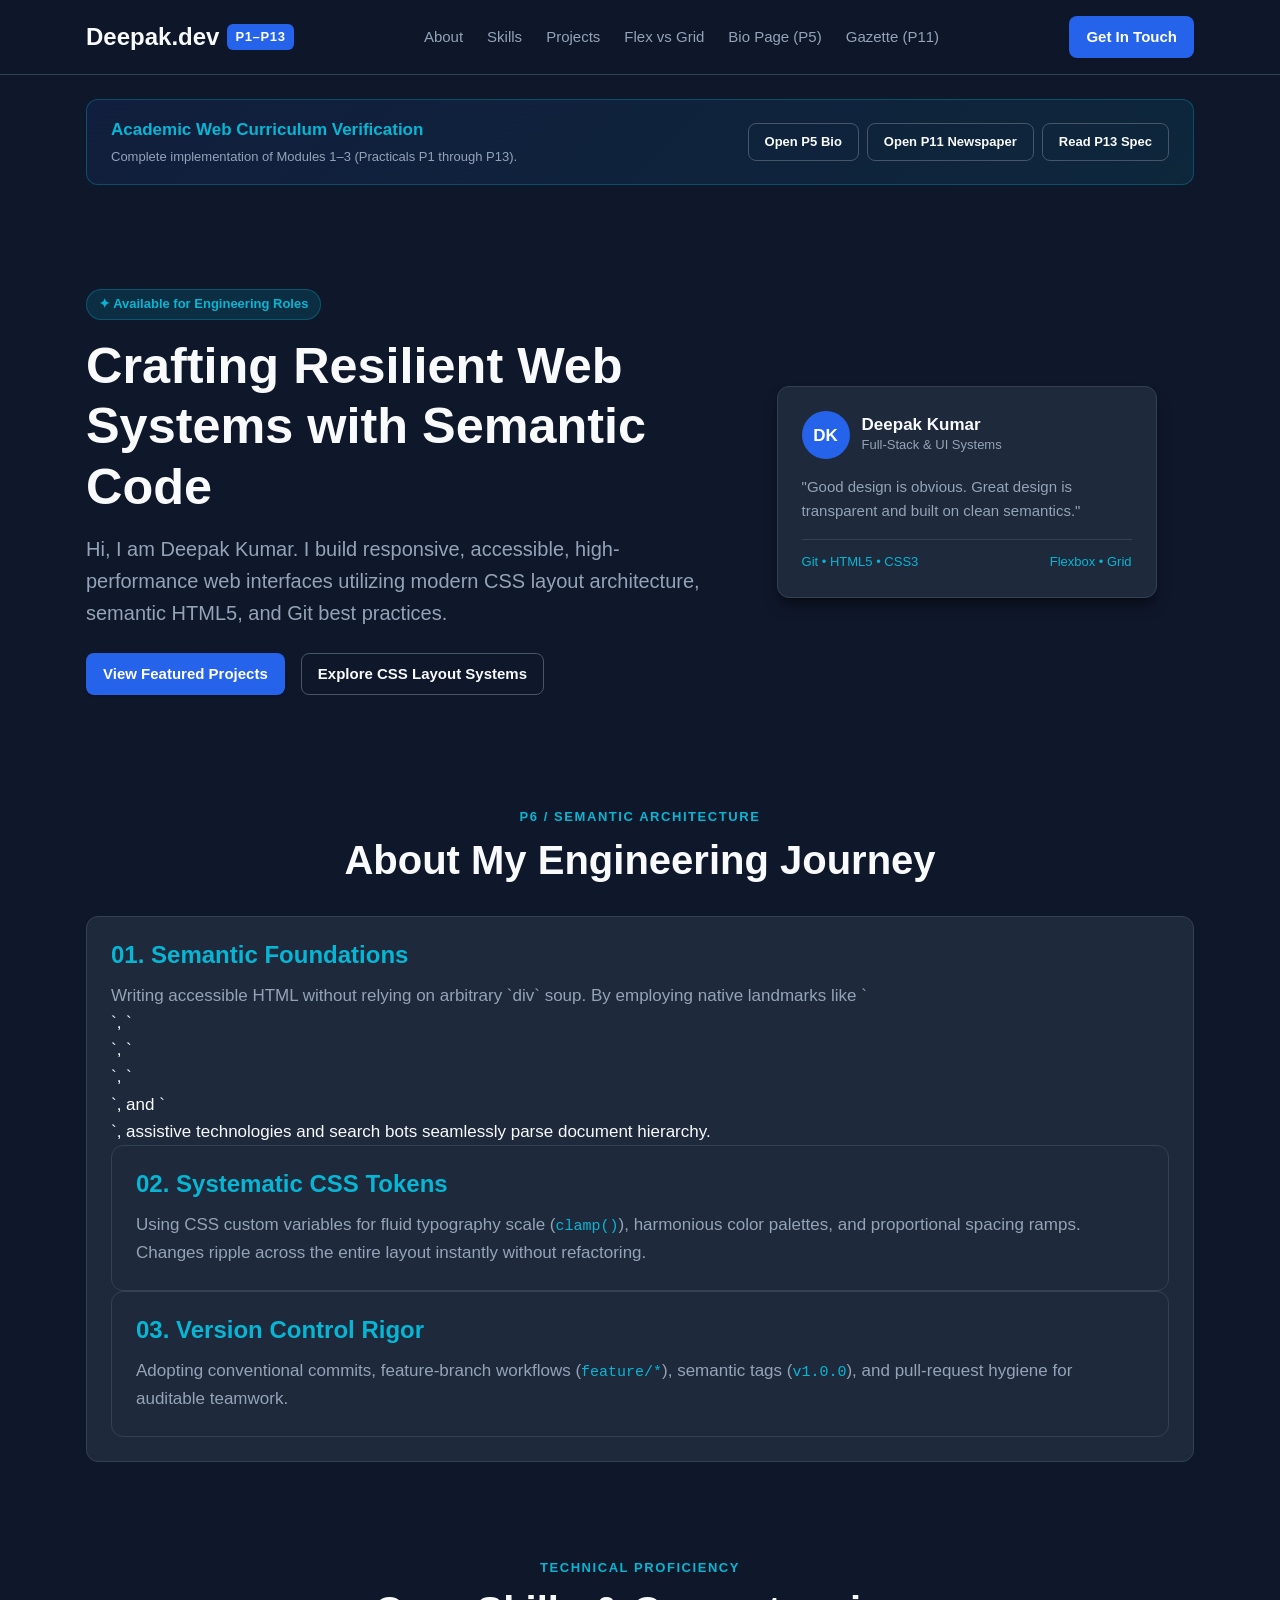
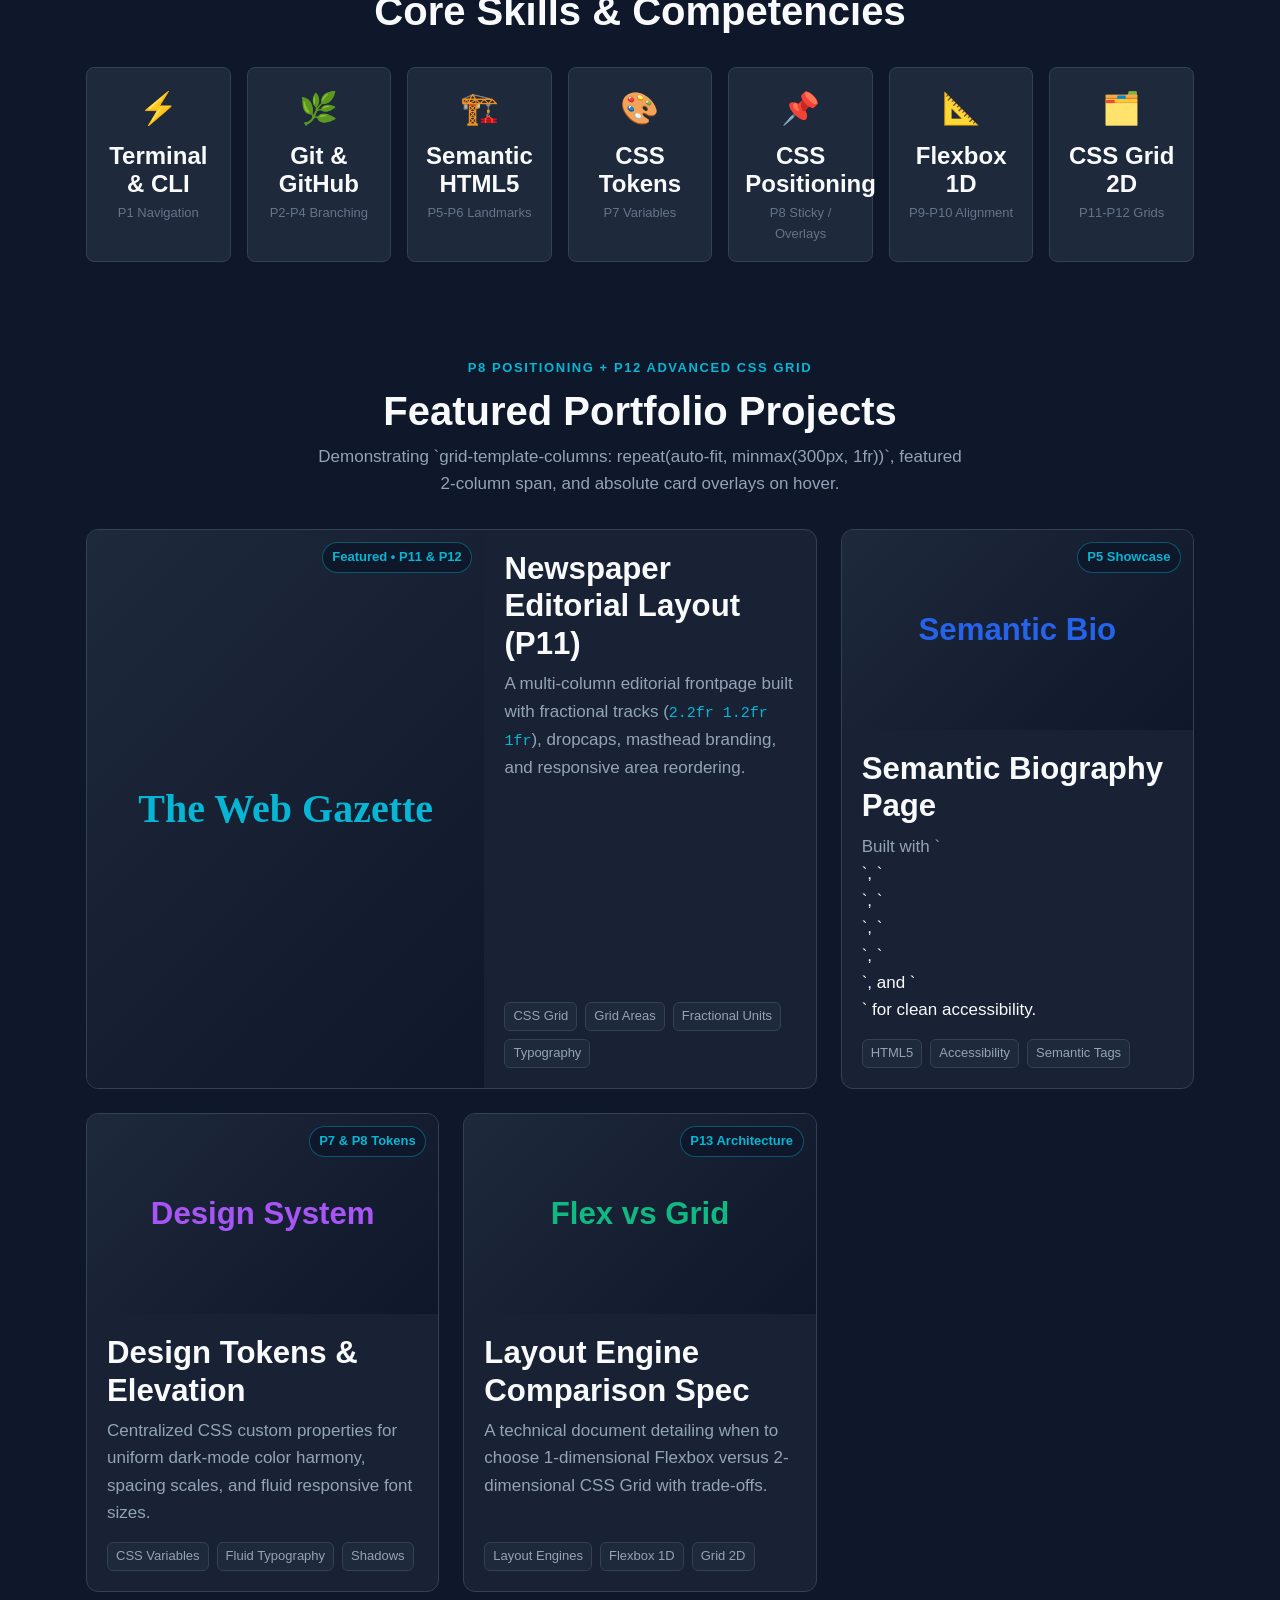
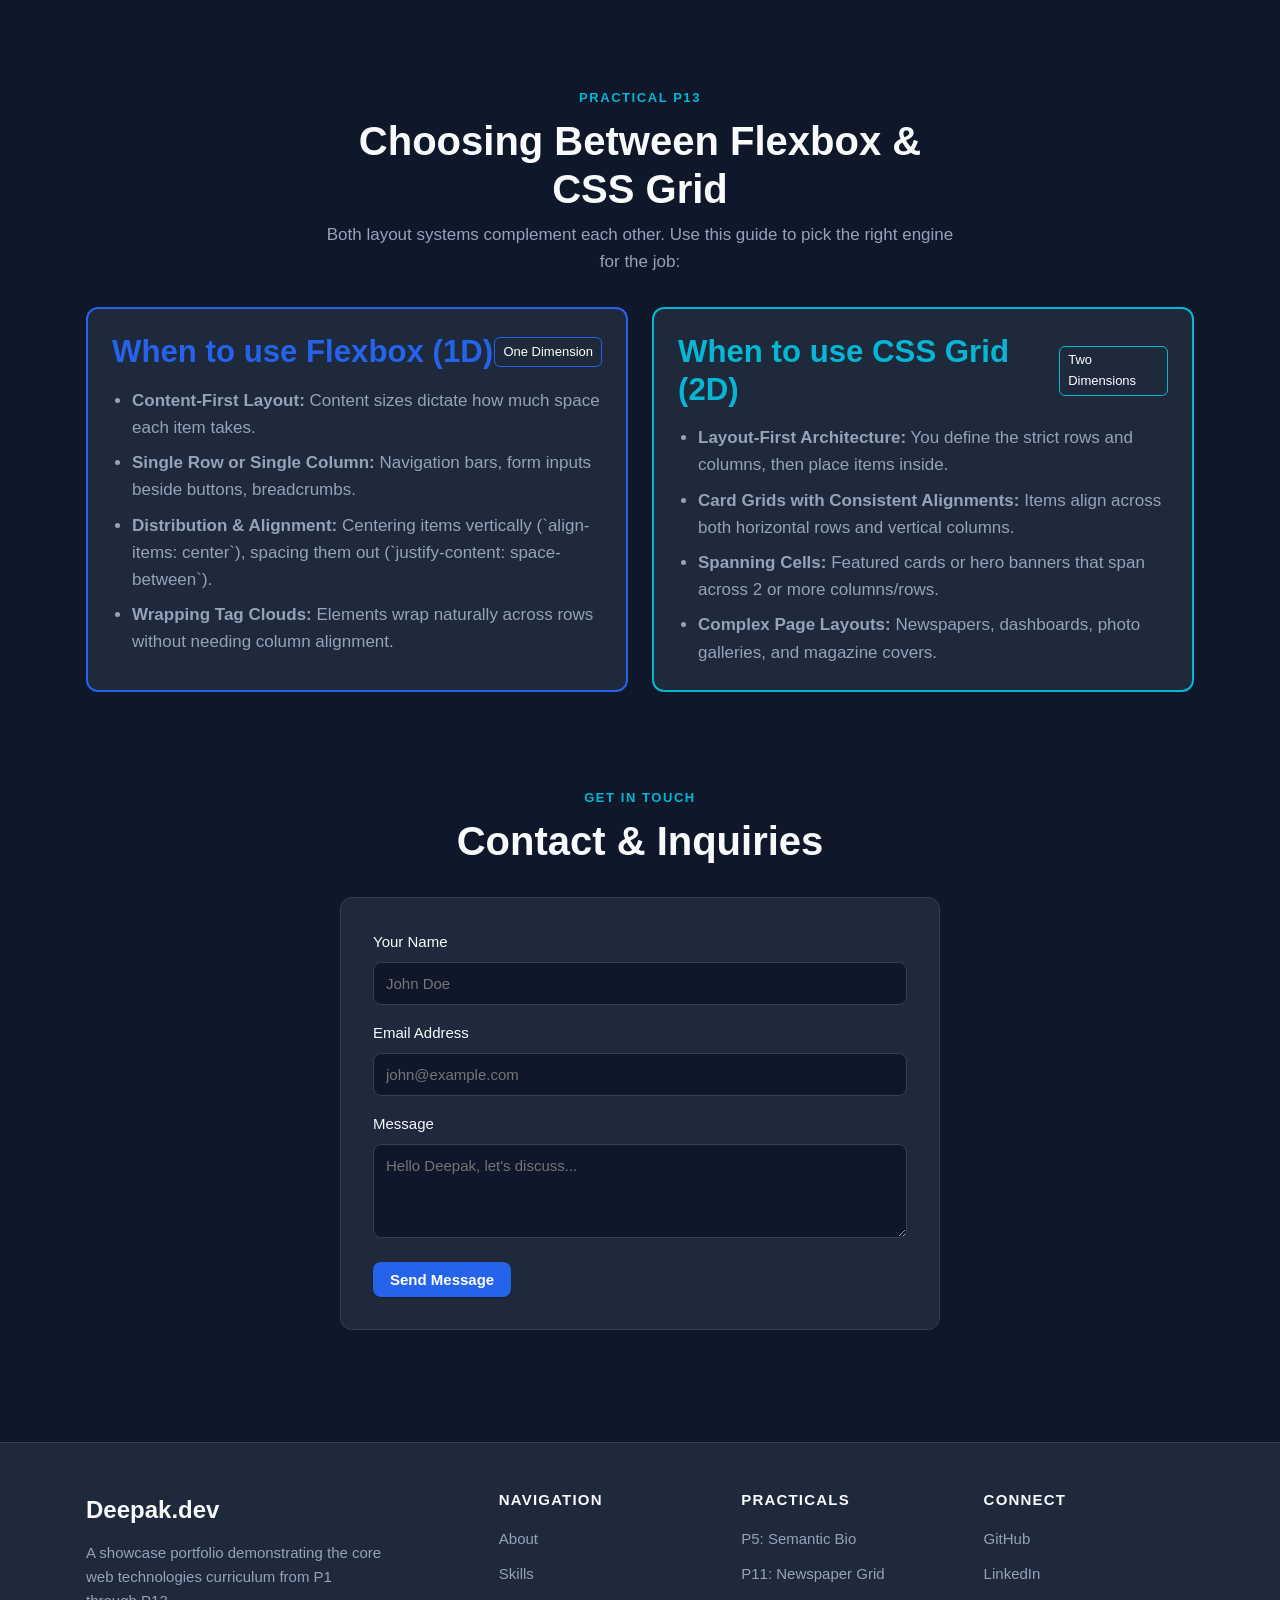
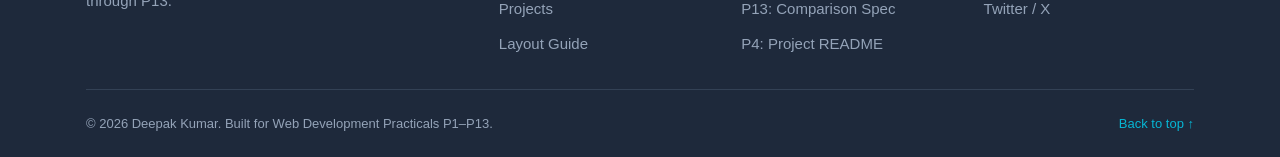
<file: index.html>
<!DOCTYPE html>
<html lang="en">
<head>
  <meta charset="UTF-8">
  <meta name="viewport" content="width=device-width, initial-scale=1.0">
  <meta name="description" content="Deepak Kumar - Full-Stack Developer Portfolio showcasing Practicals P1 to P13">
  <title>Deepak Kumar | Developer Portfolio (P1–P13)</title>
  
  <!-- CSS Stylesheets -->
  <link rel="stylesheet" href="styles/tokens.css">
  <link rel="stylesheet" href="styles/base.css">
  <link rel="stylesheet" href="styles/layout.css">
  <link rel="stylesheet" href="styles/grid.css">
  
  <style>
    /* Section headers & accent badges */
    .section-title-wrap {
      text-align: center;
      max-width: 650px;
      margin-inline: auto;
      margin-bottom: var(--space-8);
    }
    .section-subtitle {
      color: var(--color-accent);
      text-transform: uppercase;
      font-size: var(--text-xs);
      letter-spacing: 0.12em;
      font-weight: var(--font-weight-semibold);
      margin-bottom: var(--space-2);
    }
    .contact-form {
      max-width: 600px;
      margin-inline: auto;
      background: var(--color-surface);
      border: 1px solid var(--color-border);
      padding: var(--space-8);
      border-radius: var(--radius-lg);
      display: flex;
      flex-direction: column;
      gap: var(--space-4);
    }
    .form-group {
      display: flex;
      flex-direction: column;
      gap: var(--space-2);
    }
    .form-group label {
      font-size: var(--text-sm);
      font-weight: var(--font-weight-medium);
      color: var(--color-text-main);
    }
    .form-control {
      width: 100%;
      background: var(--color-bg);
      border: 1px solid var(--color-border);
      border-radius: var(--radius-md);
      padding: var(--space-3);
      color: var(--color-text-main);
      font-family: inherit;
      font-size: var(--text-sm);
      outline: none;
      transition: border-color var(--transition-fast);
    }
    .form-control:focus {
      border-color: var(--color-accent);
      box-shadow: 0 0 0 2px rgba(6, 182, 212, 0.2);
    }
    .curriculum-banner {
      background: linear-gradient(135deg, rgba(37, 99, 235, 0.1), rgba(6, 182, 212, 0.1));
      border: 1px solid rgba(6, 182, 212, 0.3);
      padding: var(--space-4) var(--space-6);
      border-radius: var(--radius-lg);
      margin-bottom: var(--space-10);
      display: flex;
      align-items: center;
      justify-content: space-between;
      flex-wrap: wrap;
      gap: var(--space-4);
    }
  </style>
</head>
<body>

  <!-- ========================================================================
       P8, P9, P10: Sticky Header & Advanced Flexbox Navigation
       ======================================================================== -->
  <header class="site-header">
    <div class="container navbar">
      <!-- Brand Logo / ID -->
      <a href="index.html" class="brand-logo" aria-label="Portfolio Home">
        <span>Deepak.dev</span>
        <span class="brand-badge">P1–P13</span>
      </a>

      <!-- Responsive Navigation Links (Flexbox) -->
      <nav aria-label="Primary Navigation">
        <ul class="nav-menu">
          <li><a href="#about" class="nav-link">About</a></li>
          <li><a href="#skills" class="nav-link">Skills</a></li>
          <li><a href="#projects" class="nav-link">Projects</a></li>
          <li><a href="#comparison" class="nav-link">Flex vs Grid</a></li>
          <li><a href="bio.html" class="nav-link" title="P5 Semantic Bio">Bio Page (P5)</a></li>
          <li><a href="newspaper.html" class="nav-link" title="P11 Newspaper Grid">Gazette (P11)</a></li>
        </ul>
      </nav>

      <!-- Header CTA -->
      <a href="#contact" class="btn btn-primary">Get In Touch</a>
    </div>
  </header>

  <!-- ========================================================================
       P6: Full Semantic Structure - Main Landmark
       ======================================================================== -->
  <main class="container">

    <!-- Practical Curriculum Badge Bar -->
    <aside class="curriculum-banner" style="margin-top: var(--space-6);">
      <div>
        <strong style="color: var(--color-accent);">Academic Web Curriculum Verification</strong>
        <p style="font-size: var(--text-xs); margin-top: var(--space-1);">
          Complete implementation of Modules 1–3 (Practicals P1 through P13).
        </p>
      </div>
      <div style="display: flex; gap: var(--space-2); flex-wrap: wrap;">
        <a href="bio.html" class="btn btn-outline" style="font-size: var(--text-xs);">Open P5 Bio</a>
        <a href="newspaper.html" class="btn btn-outline" style="font-size: var(--text-xs);">Open P11 Newspaper</a>
        <a href="LAYOUT-COMPARISON.md" class="btn btn-outline" style="font-size: var(--text-xs);">Read P13 Spec</a>
      </div>
    </aside>

    <!-- ======================================================================
         Hero Section: Flexbox Two-Column Flow
         ====================================================================== -->
    <section class="hero" id="hero" aria-labelledby="hero-heading">
      <div class="hero-content">
        <span class="hero-badge">✦ Available for Engineering Roles</span>
        <h1 id="hero-heading">Crafting Resilient Web Systems with Semantic Code</h1>
        <p style="margin-top: var(--space-4); font-size: var(--text-lg);">
          Hi, I am Deepak Kumar. I build responsive, accessible, high-performance web interfaces utilizing modern CSS layout architecture, semantic HTML5, and Git best practices.
        </p>
        
        <div class="hero-actions">
          <a href="#projects" class="btn btn-primary">View Featured Projects</a>
          <a href="#comparison" class="btn btn-outline">Explore CSS Layout Systems</a>
        </div>
      </div>

      <!-- Hero Visual Card with subtle glassmorphic styling -->
      <div class="hero-visual">
        <div class="hero-card">
          <div style="display: flex; align-items: center; gap: var(--space-3); margin-bottom: var(--space-4);">
            <div style="width: 48px; height: 48px; border-radius: var(--radius-full); background: var(--color-primary); display: flex; align-items: center; justify-content: center; font-weight: bold; color: white;">DK</div>
            <div>
              <h3 style="font-size: var(--text-base);">Deepak Kumar</h3>
              <p style="font-size: var(--text-xs);">Full-Stack &amp; UI Systems</p>
            </div>
          </div>
          <p style="font-size: var(--text-sm); color: var(--color-text-muted);">
            "Good design is obvious. Great design is transparent and built on clean semantics."
          </p>
          <div style="margin-top: var(--space-4); padding-top: var(--space-3); border-top: 1px solid var(--color-border); display: flex; justify-content: space-between; font-size: var(--text-xs); color: var(--color-accent);">
            <span>Git • HTML5 • CSS3</span>
            <span>Flexbox • Grid</span>
          </div>
        </div>
      </div>
    </section>

    <!-- ======================================================================
         About Section (Semantic Section & Article)
         ====================================================================== -->
    <section id="about" style="padding-block: var(--space-12);" aria-labelledby="about-heading">
      <div class="section-title-wrap">
        <p class="section-subtitle">P6 / Semantic Architecture</p>
        <h2 id="about-heading">About My Engineering Journey</h2>
      </div>

      <div style="display: grid; grid-template-columns: repeat(auto-fit, minmax(300px, 1fr)); gap: var(--space-6);">
        <article style="background: var(--color-surface); padding: var(--space-6); border-radius: var(--radius-lg); border: 1px solid var(--color-border);">
          <h3 style="font-size: var(--text-xl); margin-bottom: var(--space-3); color: var(--color-accent);">01. Semantic Foundations</h3>
          <p>
            Writing accessible HTML without relying on arbitrary `div` soup. By employing native landmarks like `<header>`, `<nav>`, `<main>`, `<article>`, and `<footer>`, assistive technologies and search bots seamlessly parse document hierarchy.
          </p>
        </article>

        <article style="background: var(--color-surface); padding: var(--space-6); border-radius: var(--radius-lg); border: 1px solid var(--color-border);">
          <h3 style="font-size: var(--text-xl); margin-bottom: var(--space-3); color: var(--color-accent);">02. Systematic CSS Tokens</h3>
          <p>
            Using CSS custom variables for fluid typography scale (<code style="color: var(--color-accent);">clamp()</code>), harmonious color palettes, and proportional spacing ramps. Changes ripple across the entire layout instantly without refactoring.
          </p>
        </article>

        <article style="background: var(--color-surface); padding: var(--space-6); border-radius: var(--radius-lg); border: 1px solid var(--color-border);">
          <h3 style="font-size: var(--text-xl); margin-bottom: var(--space-3); color: var(--color-accent);">03. Version Control Rigor</h3>
          <p>
            Adopting conventional commits, feature-branch workflows (<code style="color: var(--color-accent);">feature/*</code>), semantic tags (<code style="color: var(--color-accent);">v1.0.0</code>), and pull-request hygiene for auditable teamwork.
          </p>
        </article>
      </div>
    </section>

    <!-- ======================================================================
         Skills Section: Flexbox & Grid Showcase
         ====================================================================== -->
    <section id="skills" style="padding-block: var(--space-12);" aria-labelledby="skills-heading">
      <div class="section-title-wrap">
        <p class="section-subtitle">Technical Proficiency</p>
        <h2 id="skills-heading">Core Skills &amp; Competencies</h2>
      </div>

      <div class="skills-grid">
        <div class="skill-card">
          <div class="skill-icon">⚡</div>
          <h4>Terminal &amp; CLI</h4>
          <p style="font-size: var(--text-xs); color: var(--color-text-subtle); margin-top: var(--space-1);">P1 Navigation</p>
        </div>
        <div class="skill-card">
          <div class="skill-icon">🌿</div>
          <h4>Git &amp; GitHub</h4>
          <p style="font-size: var(--text-xs); color: var(--color-text-subtle); margin-top: var(--space-1);">P2-P4 Branching</p>
        </div>
        <div class="skill-card">
          <div class="skill-icon">🏗️</div>
          <h4>Semantic HTML5</h4>
          <p style="font-size: var(--text-xs); color: var(--color-text-subtle); margin-top: var(--space-1);">P5-P6 Landmarks</p>
        </div>
        <div class="skill-card">
          <div class="skill-icon">🎨</div>
          <h4>CSS Tokens</h4>
          <p style="font-size: var(--text-xs); color: var(--color-text-subtle); margin-top: var(--space-1);">P7 Variables</p>
        </div>
        <div class="skill-card">
          <div class="skill-icon">📌</div>
          <h4>CSS Positioning</h4>
          <p style="font-size: var(--text-xs); color: var(--color-text-subtle); margin-top: var(--space-1);">P8 Sticky / Overlays</p>
        </div>
        <div class="skill-card">
          <div class="skill-icon">📐</div>
          <h4>Flexbox 1D</h4>
          <p style="font-size: var(--text-xs); color: var(--color-text-subtle); margin-top: var(--space-1);">P9-P10 Alignment</p>
        </div>
        <div class="skill-card">
          <div class="skill-icon">🗂️</div>
          <h4>CSS Grid 2D</h4>
          <p style="font-size: var(--text-xs); color: var(--color-text-subtle); margin-top: var(--space-1);">P11-P12 Grids</p>
        </div>
      </div>
    </section>

    <!-- ======================================================================
         P8, P9, P12: Projects Grid (CSS Grid + Positioned Overlays)
         ====================================================================== -->
    <section id="projects" style="padding-block: var(--space-12);" aria-labelledby="projects-heading">
      <div class="section-title-wrap">
        <p class="section-subtitle">P8 Positioning + P12 Advanced CSS Grid</p>
        <h2 id="projects-heading">Featured Portfolio Projects</h2>
        <p style="margin-top: var(--space-2);">
          Demonstrating `grid-template-columns: repeat(auto-fit, minmax(300px, 1fr))`, featured 2-column span, and absolute card overlays on hover.
        </p>
      </div>

      <div class="projects-grid">
        
        <!-- Project 1: FEATURED CARD (Spans 2 columns on desktop) -->
        <article class="project-card featured">
          <div class="card-media-wrapper">
            <!-- P8: Absolute Floating Badge -->
            <span class="card-floating-badge">Featured • P11 &amp; P12</span>
            
            <div style="font-size: var(--text-3xl); font-weight: bold; color: var(--color-accent); font-family: var(--font-serif);">
              The Web Gazette
            </div>

            <!-- P8: Absolute Hover Overlay -->
            <div class="card-overlay">
              <h4 style="color: white;">Newspaper 3-Column Grid</h4>
              <p style="color: var(--color-text-muted); font-size: var(--text-sm);">Interactive demonstration using named grid-template-areas.</p>
              <a href="newspaper.html" class="btn btn-primary" style="font-size: var(--text-xs);">Open Gazette Demo →</a>
            </div>
          </div>

          <div class="card-content">
            <h3>Newspaper Editorial Layout (P11)</h3>
            <p style="margin-top: var(--space-2);">
              A multi-column editorial frontpage built with fractional tracks (<code style="color: var(--color-accent);">2.2fr 1.2fr 1fr</code>), dropcaps, masthead branding, and responsive area reordering.
            </p>
            <div class="card-tags">
              <span class="tag-pill">CSS Grid</span>
              <span class="tag-pill">Grid Areas</span>
              <span class="tag-pill">Fractional Units</span>
              <span class="tag-pill">Typography</span>
            </div>
          </div>
        </article>

        <!-- Project 2 -->
        <article class="project-card">
          <div class="card-media-wrapper">
            <span class="card-floating-badge">P5 Showcase</span>
            <div style="font-size: var(--text-2xl); font-weight: bold; color: var(--color-primary);">
              Semantic Bio
            </div>

            <div class="card-overlay">
              <h4 style="color: white;">Semantic Biography</h4>
              <p style="color: var(--color-text-muted); font-size: var(--text-sm);">Accessible profile with semantic tags.</p>
              <a href="bio.html" class="btn btn-primary" style="font-size: var(--text-xs);">View Bio Page →</a>
            </div>
          </div>

          <div class="card-content">
            <h3>Semantic Biography Page</h3>
            <p style="margin-top: var(--space-2);">
              Built with `<header>`, `<main>`, `<article>`, `<figure>`, `<figcaption>`, and `<aside>` for clean accessibility.
            </p>
            <div class="card-tags">
              <span class="tag-pill">HTML5</span>
              <span class="tag-pill">Accessibility</span>
              <span class="tag-pill">Semantic Tags</span>
            </div>
          </div>
        </article>

        <!-- Project 3 -->
        <article class="project-card">
          <div class="card-media-wrapper">
            <span class="card-floating-badge">P7 &amp; P8 Tokens</span>
            <div style="font-size: var(--text-2xl); font-weight: bold; color: #a855f7;">
              Design System
            </div>

            <div class="card-overlay">
              <h4 style="color: white;">CSS Design Tokens</h4>
              <p style="color: var(--color-text-muted); font-size: var(--text-sm);">Fluid typography with clamp() and variable palette.</p>
              <a href="styles/tokens.css" target="_blank" class="btn btn-primary" style="font-size: var(--text-xs);">Inspect Tokens CSS →</a>
            </div>
          </div>

          <div class="card-content">
            <h3>Design Tokens &amp; Elevation</h3>
            <p style="margin-top: var(--space-2);">
              Centralized CSS custom properties for uniform dark-mode color harmony, spacing scales, and fluid responsive font sizes.
            </p>
            <div class="card-tags">
              <span class="tag-pill">CSS Variables</span>
              <span class="tag-pill">Fluid Typography</span>
              <span class="tag-pill">Shadows</span>
            </div>
          </div>
        </article>

        <!-- Project 4 -->
        <article class="project-card">
          <div class="card-media-wrapper">
            <span class="card-floating-badge">P13 Architecture</span>
            <div style="font-size: var(--text-2xl); font-weight: bold; color: #10b981;">
              Flex vs Grid
            </div>

            <div class="card-overlay">
              <h4 style="color: white;">Technical Spec</h4>
              <p style="color: var(--color-text-muted); font-size: var(--text-sm);">Decision framework for modern layout engines.</p>
              <a href="LAYOUT-COMPARISON.md" class="btn btn-primary" style="font-size: var(--text-xs);">Read Comparison Doc →</a>
            </div>
          </div>

          <div class="card-content">
            <h3>Layout Engine Comparison Spec</h3>
            <p style="margin-top: var(--space-2);">
              A technical document detailing when to choose 1-dimensional Flexbox versus 2-dimensional CSS Grid with trade-offs.
            </p>
            <div class="card-tags">
              <span class="tag-pill">Layout Engines</span>
              <span class="tag-pill">Flexbox 1D</span>
              <span class="tag-pill">Grid 2D</span>
            </div>
          </div>
        </article>

      </div>
    </section>

    <!-- ======================================================================
         P13: Interactive Choosing Between Flexbox and Grid Section
         ====================================================================== -->
    <section id="comparison" style="padding-block: var(--space-12);" aria-labelledby="comparison-heading">
      <div class="section-title-wrap">
        <p class="section-subtitle">Practical P13</p>
        <h2 id="comparison-heading">Choosing Between Flexbox &amp; CSS Grid</h2>
        <p style="margin-top: var(--space-2);">
          Both layout systems complement each other. Use this guide to pick the right engine for the job:
        </p>
      </div>

      <div style="display: grid; grid-template-columns: repeat(auto-fit, minmax(320px, 1fr)); gap: var(--space-6);">
        <!-- Flexbox Card -->
        <div style="background: var(--color-surface); border: 2px solid var(--color-primary); border-radius: var(--radius-lg); padding: var(--space-6);">
          <div style="display: flex; justify-content: space-between; align-items: center; margin-bottom: var(--space-4);">
            <h3 style="color: var(--color-primary);">When to use Flexbox (1D)</h3>
            <span class="tag-pill" style="border-color: var(--color-primary); color: white;">One Dimension</span>
          </div>
          <ul style="list-style: disc; padding-left: var(--space-5); color: var(--color-text-muted); display: flex; flex-direction: column; gap: var(--space-2);">
            <li><strong>Content-First Layout:</strong> Content sizes dictate how much space each item takes.</li>
            <li><strong>Single Row or Single Column:</strong> Navigation bars, form inputs beside buttons, breadcrumbs.</li>
            <li><strong>Distribution &amp; Alignment:</strong> Centering items vertically (`align-items: center`), spacing them out (`justify-content: space-between`).</li>
            <li><strong>Wrapping Tag Clouds:</strong> Elements wrap naturally across rows without needing column alignment.</li>
          </ul>
        </div>

        <!-- CSS Grid Card -->
        <div style="background: var(--color-surface); border: 2px solid var(--color-accent); border-radius: var(--radius-lg); padding: var(--space-6);">
          <div style="display: flex; justify-content: space-between; align-items: center; margin-bottom: var(--space-4);">
            <h3 style="color: var(--color-accent);">When to use CSS Grid (2D)</h3>
            <span class="tag-pill" style="border-color: var(--color-accent); color: white;">Two Dimensions</span>
          </div>
          <ul style="list-style: disc; padding-left: var(--space-5); color: var(--color-text-muted); display: flex; flex-direction: column; gap: var(--space-2);">
            <li><strong>Layout-First Architecture:</strong> You define the strict rows and columns, then place items inside.</li>
            <li><strong>Card Grids with Consistent Alignments:</strong> Items align across both horizontal rows and vertical columns.</li>
            <li><strong>Spanning Cells:</strong> Featured cards or hero banners that span across 2 or more columns/rows.</li>
            <li><strong>Complex Page Layouts:</strong> Newspapers, dashboards, photo galleries, and magazine covers.</li>
          </ul>
        </div>
      </div>
    </section>

    <!-- ======================================================================
         Contact Section (Semantic Form)
         ====================================================================== -->
    <section id="contact" style="padding-block: var(--space-12);" aria-labelledby="contact-heading">
      <div class="section-title-wrap">
        <p class="section-subtitle">Get in Touch</p>
        <h2 id="contact-heading">Contact &amp; Inquiries</h2>
      </div>

      <form class="contact-form" action="#" method="POST" onsubmit="event.preventDefault(); alert('Form submitted! (Demo only)');">
        <div class="form-group">
          <label for="name">Your Name</label>
          <input type="text" id="name" name="name" class="form-control" placeholder="John Doe" required>
        </div>

        <div class="form-group">
          <label for="email">Email Address</label>
          <input type="email" id="email" name="email" class="form-control" placeholder="john@example.com" required>
        </div>

        <div class="form-group">
          <label for="message">Message</label>
          <textarea id="message" name="message" class="form-control" rows="4" placeholder="Hello Deepak, let's discuss..." required></textarea>
        </div>

        <button type="submit" class="btn btn-primary" style="align-self: flex-start; margin-top: var(--space-2);">Send Message</button>
      </form>
    </section>

  </main>

  <!-- ========================================================================
       P10: Multi-Column Advanced Flexbox Footer
       ======================================================================== -->
  <footer class="site-footer">
    <div class="container">
      <div class="footer-main">
        <!-- Col 1: Brand Info -->
        <div class="footer-col-brand">
          <a href="index.html" class="brand-logo" style="margin-bottom: var(--space-3);">
            <span>Deepak.dev</span>
          </a>
          <p style="font-size: var(--text-sm); color: var(--color-text-muted); max-width: 300px;">
            A showcase portfolio demonstrating the core web technologies curriculum from P1 through P13.
          </p>
        </div>

        <!-- Col 2: Navigation Links -->
        <div class="footer-col">
          <h4>Navigation</h4>
          <ul class="footer-links">
            <li><a href="#about">About</a></li>
            <li><a href="#skills">Skills</a></li>
            <li><a href="#projects">Projects</a></li>
            <li><a href="#comparison">Layout Guide</a></li>
          </ul>
        </div>

        <!-- Col 3: Practical Demos -->
        <div class="footer-col">
          <h4>Practicals</h4>
          <ul class="footer-links">
            <li><a href="bio.html">P5: Semantic Bio</a></li>
            <li><a href="newspaper.html">P11: Newspaper Grid</a></li>
            <li><a href="LAYOUT-COMPARISON.md">P13: Comparison Spec</a></li>
            <li><a href="README.md">P4: Project README</a></li>
          </ul>
        </div>

        <!-- Col 4: Connect / Social -->
        <div class="footer-col">
          <h4>Connect</h4>
          <ul class="footer-links">
            <li><a href="https://github.com" target="_blank" rel="noopener noreferrer">GitHub</a></li>
            <li><a href="https://linkedin.com" target="_blank" rel="noopener noreferrer">LinkedIn</a></li>
            <li><a href="https://twitter.com" target="_blank" rel="noopener noreferrer">Twitter / X</a></li>
          </ul>
        </div>
      </div>

      <!-- Footer Bottom Row -->
      <div class="footer-bottom">
        <p>&copy; 2026 Deepak Kumar. Built for Web Development Practicals P1–P13.</p>
        <ul class="social-links">
          <li><a href="#hero">Back to top ↑</a></li>
        </ul>
      </div>
    </div>
  </footer>

</body>
</html>
</file>
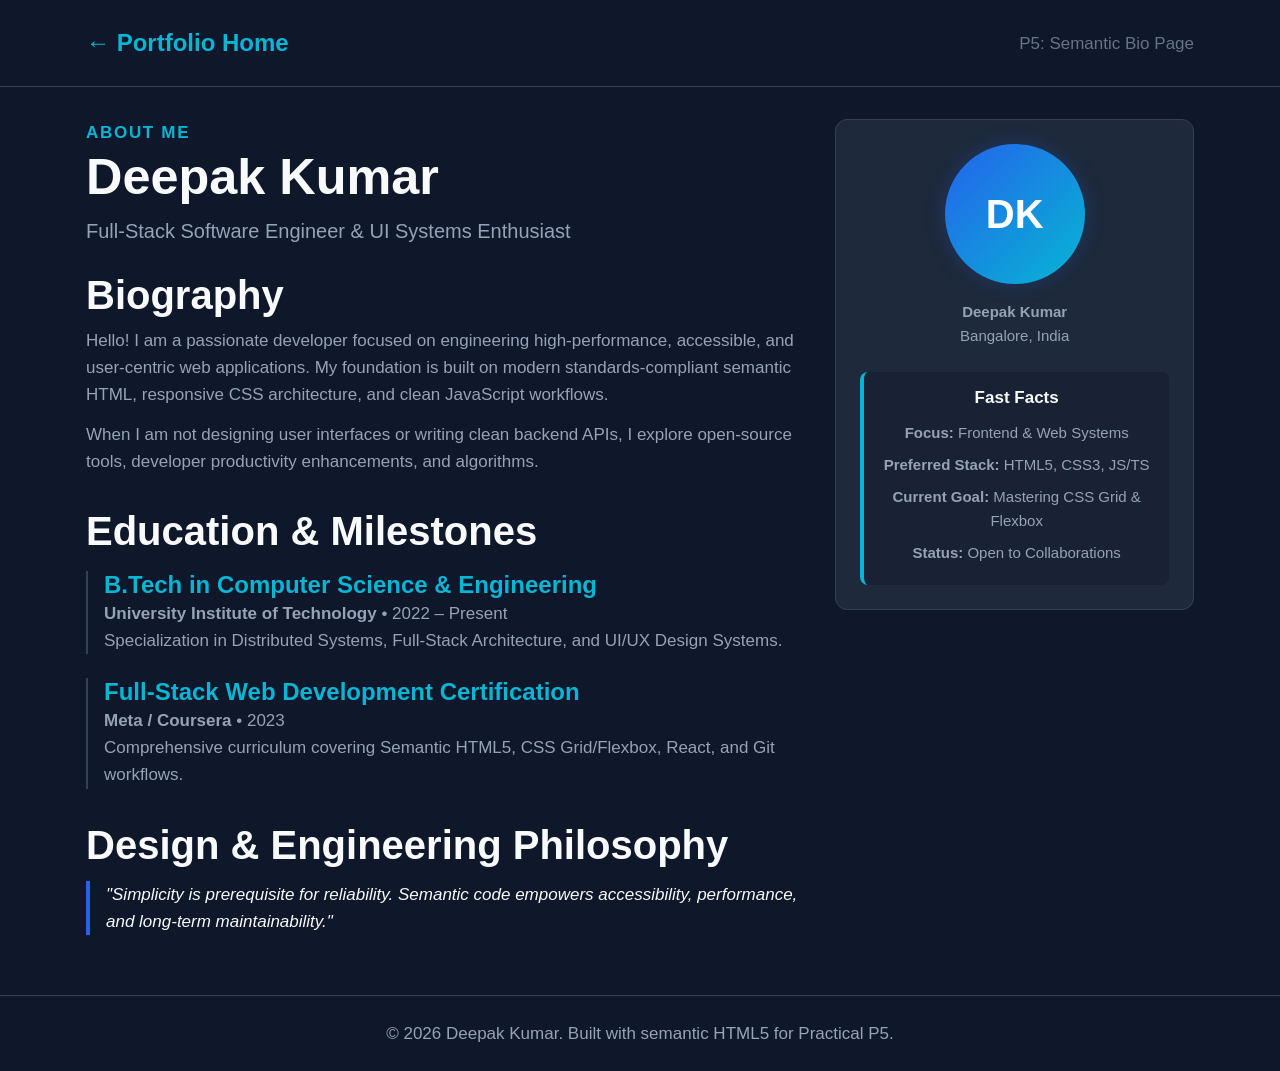
<file: bio.html>
<!DOCTYPE html>
<html lang="en">
<head>
  <meta charset="UTF-8">
  <meta name="viewport" content="width=device-width, initial-scale=1.0">
  <meta name="description" content="Personal Developer Biography - Practical P5 Semantic HTML">
  <title>Developer Biography | Semantic HTML (P5)</title>
  <link rel="stylesheet" href="styles/tokens.css">
  <link rel="stylesheet" href="styles/base.css">
  <style>
    .bio-wrapper {
      display: grid;
      grid-template-columns: 2fr 1fr;
      gap: var(--space-8);
      margin-block: var(--space-8);
    }
    .profile-card {
      background: var(--color-surface);
      border: 1px solid var(--color-border);
      border-radius: var(--radius-lg);
      padding: var(--space-6);
      text-align: center;
    }
    .avatar-placeholder {
      width: 140px;
      height: 140px;
      margin: 0 auto var(--space-4);
      border-radius: var(--radius-full);
      background: linear-gradient(135deg, var(--color-primary), var(--color-accent));
      display: flex;
      align-items: center;
      justify-content: center;
      font-size: var(--text-3xl);
      font-weight: bold;
      color: white;
      box-shadow: var(--shadow-glow);
    }
    .quick-facts {
      background: var(--color-surface-card);
      border-left: 4px solid var(--color-accent);
      padding: var(--space-4);
      border-radius: var(--radius-md);
      margin-top: var(--space-6);
    }
    .quick-facts ul {
      list-style-type: none;
      margin-top: var(--space-2);
    }
    .quick-facts li {
      padding-block: var(--space-1);
      color: var(--color-text-muted);
      font-size: var(--text-sm);
    }
    .timeline-item {
      margin-bottom: var(--space-6);
      padding-left: var(--space-4);
      border-left: 2px solid var(--color-border);
    }
    .timeline-item h4 {
      color: var(--color-accent);
    }
    .page-header, .page-footer {
      padding-block: var(--space-6);
      border-bottom: 1px solid var(--color-border);
    }
    .page-footer {
      border-bottom: none;
      border-top: 1px solid var(--color-border);
      text-align: center;
      margin-top: var(--space-12);
    }
    @media (max-width: 768px) {
      .bio-wrapper {
        grid-template-columns: 1fr;
      }
    }
  </style>
</head>
<body>
  <!-- Header: Semantic Site Header -->
  <header class="page-header">
    <div class="container" style="display: flex; justify-content: space-between; align-items: center;">
      <a href="index.html" style="font-weight: bold; font-size: var(--text-xl);">← Portfolio Home</a>
      <span style="color: var(--color-text-subtle);">P5: Semantic Bio Page</span>
    </div>
  </header>

  <!-- Main: Principal Content Landmark -->
  <main class="container">
    <div class="bio-wrapper">
      <!-- Article: Primary Independent Narrative Content -->
      <article>
        <header>
          <p style="text-transform: uppercase; letter-spacing: 0.1em; color: var(--color-accent); font-weight: var(--font-weight-semibold);">About Me</p>
          <h1>Deepak Kumar</h1>
          <p style="font-size: var(--text-lg); margin-top: var(--space-2);">Full-Stack Software Engineer &amp; UI Systems Enthusiast</p>
        </header>

        <section style="margin-top: var(--space-6);">
          <h2>Biography</h2>
          <p style="margin-top: var(--space-2);">
            Hello! I am a passionate developer focused on engineering high-performance, accessible, and user-centric web applications. My foundation is built on modern standards-compliant semantic HTML, responsive CSS architecture, and clean JavaScript workflows.
          </p>
          <p style="margin-top: var(--space-3);">
            When I am not designing user interfaces or writing clean backend APIs, I explore open-source tools, developer productivity enhancements, and algorithms.
          </p>
        </section>

        <!-- Section: Education & Background -->
        <section style="margin-top: var(--space-8);">
          <h2>Education &amp; Milestones</h2>
          
          <div class="timeline-item" style="margin-top: var(--space-4);">
            <h4>B.Tech in Computer Science &amp; Engineering</h4>
            <p><strong>University Institute of Technology</strong> • 2022 – Present</p>
            <p>Specialization in Distributed Systems, Full-Stack Architecture, and UI/UX Design Systems.</p>
          </div>

          <div class="timeline-item">
            <h4>Full-Stack Web Development Certification</h4>
            <p><strong>Meta / Coursera</strong> • 2023</p>
            <p>Comprehensive curriculum covering Semantic HTML5, CSS Grid/Flexbox, React, and Git workflows.</p>
          </div>
        </section>

        <!-- Section: Core Philosophy -->
        <section style="margin-top: var(--space-8);">
          <h2>Design &amp; Engineering Philosophy</h2>
          <blockquote style="border-left: 4px solid var(--color-primary); padding-left: var(--space-4); margin-block: var(--space-3); font-style: italic; color: var(--color-text-main);">
            "Simplicity is prerequisite for reliability. Semantic code empowers accessibility, performance, and long-term maintainability."
          </blockquote>
        </section>
      </article>

      <!-- Aside: Secondary / Complementary Information -->
      <aside>
        <div class="profile-card">
          <!-- Figure and Figcaption for Semantic Image Representation -->
          <figure>
            <div class="avatar-placeholder" aria-label="Deepak Kumar Avatar">DK</div>
            <figcaption style="font-size: var(--text-sm); color: var(--color-text-muted);">
              <strong>Deepak Kumar</strong><br>
              Bangalore, India
            </figcaption>
          </figure>

          <div class="quick-facts">
            <h3 style="font-size: var(--text-base); color: var(--color-text-main);">Fast Facts</h3>
            <ul>
              <li><strong>Focus:</strong> Frontend &amp; Web Systems</li>
              <li><strong>Preferred Stack:</strong> HTML5, CSS3, JS/TS</li>
              <li><strong>Current Goal:</strong> Mastering CSS Grid &amp; Flexbox</li>
              <li><strong>Status:</strong> Open to Collaborations</li>
            </ul>
          </div>
        </div>
      </aside>
    </div>
  </main>

  <!-- Footer: Semantic Page Footer -->
  <footer class="page-footer">
    <div class="container">
      <p>&copy; 2026 Deepak Kumar. Built with semantic HTML5 for Practical P5.</p>
    </div>
  </footer>
</body>
</html>
</file>
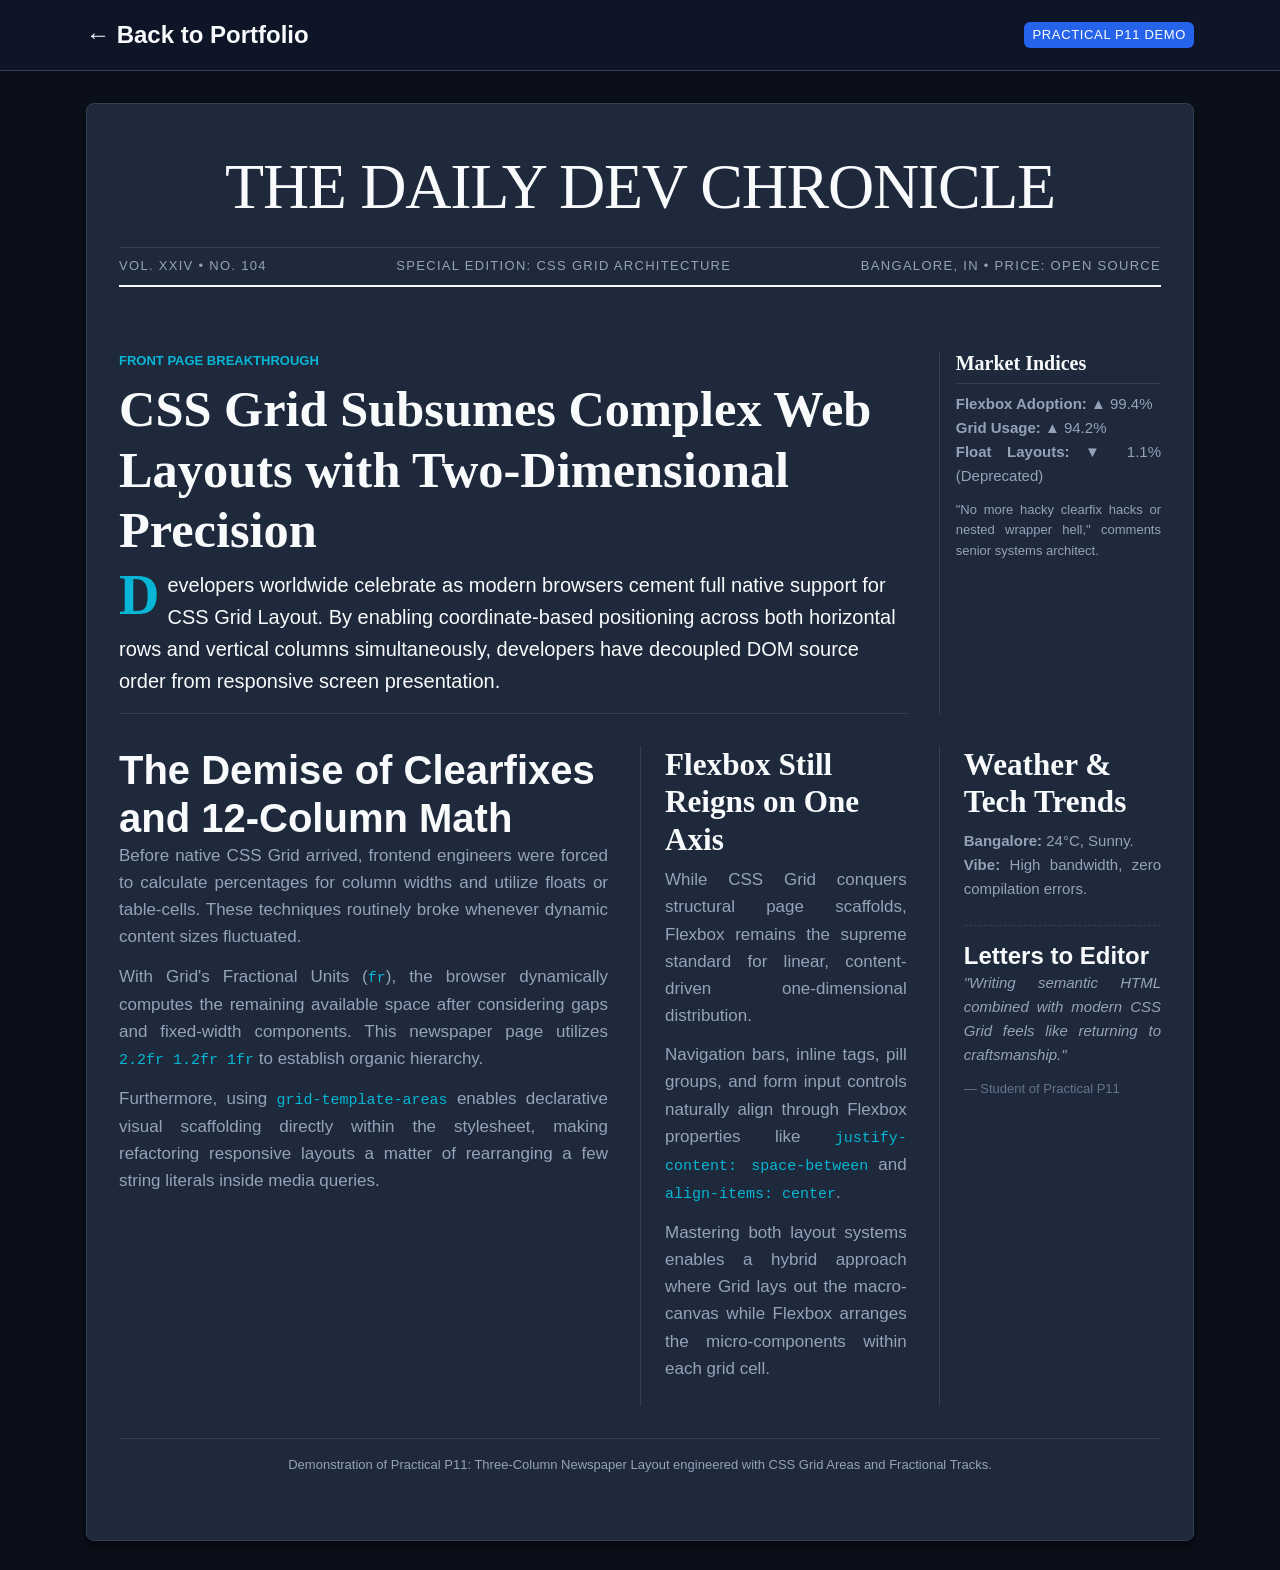
<file: newspaper.html>
<!DOCTYPE html>
<html lang="en">
<head>
  <meta charset="UTF-8">
  <meta name="viewport" content="width=device-width, initial-scale=1.0">
  <meta name="description" content="P11: Newspaper-style three-column layout using CSS Grid">
  <title>The Web Gazette | Newspaper Grid Layout (P11)</title>
  <link rel="stylesheet" href="styles/tokens.css">
  <link rel="stylesheet" href="styles/base.css">
  <link rel="stylesheet" href="styles/layout.css">
  <link rel="stylesheet" href="styles/grid.css">
  <style>
    body {
      background-color: #0b0f19;
    }
    .newspaper-wrapper {
      background: var(--color-surface);
      border: 1px solid var(--color-border);
      padding: var(--space-8);
      margin-block: var(--space-8);
      border-radius: var(--radius-md);
      box-shadow: var(--shadow-lg);
    }
    .newspaper-masthead {
      font-family: var(--font-serif);
      font-size: clamp(2rem, 5vw, 4rem);
      letter-spacing: -0.02em;
      text-transform: uppercase;
      margin-bottom: var(--space-2);
    }
    .meta-bar {
      display: flex;
      justify-content: space-between;
      border-top: 1px solid var(--color-border);
      border-bottom: 2px solid var(--color-text-main);
      padding-block: var(--space-2);
      font-size: var(--text-xs);
      text-transform: uppercase;
      letter-spacing: 0.1em;
      color: var(--color-text-muted);
      margin-bottom: var(--space-6);
    }
    .dropcap::first-letter {
      font-family: var(--font-serif);
      float: left;
      font-size: 3.5rem;
      line-height: 0.8;
      padding-top: 4px;
      padding-right: 8px;
      padding-bottom: 2px;
      color: var(--color-accent);
      font-weight: bold;
    }
    .news-article {
      margin-bottom: var(--space-6);
    }
    .news-article h3 {
      font-family: var(--font-serif);
      margin-bottom: var(--space-2);
      color: var(--color-text-main);
    }
    .news-article p {
      text-align: justify;
      hyphens: auto;
      margin-bottom: var(--space-3);
    }
  </style>
</head>
<body>
  <!-- Header with return link -->
  <header class="site-header">
    <div class="container navbar">
      <a href="index.html" class="brand-logo">← Back to Portfolio</a>
      <span class="brand-badge">Practical P11 Demo</span>
    </div>
  </header>

  <main class="container">
    <div class="newspaper-wrapper">
      
      <!-- Newspaper Header & Masthead -->
      <div class="newspaper-masthead text-center" style="text-align: center;">The Daily Dev Chronicle</div>
      <div class="meta-bar">
        <span>Vol. XXIV • No. 104</span>
        <span>Special Edition: CSS Grid Architecture</span>
        <span>Bangalore, IN • Price: Open Source</span>
      </div>

      <!-- The 3-Column Newspaper Grid Container -->
      <div class="newspaper-container">
        
        <!-- Area 1: Top Breaking Lead -->
        <article class="news-lead-banner">
          <p style="color: var(--color-accent); font-weight: bold; text-transform: uppercase; font-size: var(--text-xs);">Front Page Breakthrough</p>
          <h1 style="font-family: var(--font-serif); margin-block: var(--space-2);">CSS Grid Subsumes Complex Web Layouts with Two-Dimensional Precision</h1>
          <p class="dropcap" style="font-size: var(--text-lg); color: var(--color-text-main);">
            Developers worldwide celebrate as modern browsers cement full native support for CSS Grid Layout. By enabling coordinate-based positioning across both horizontal rows and vertical columns simultaneously, developers have decoupled DOM source order from responsive screen presentation.
          </p>
        </article>

        <!-- Area 2: Sublead Column -->
        <aside class="news-sublead">
          <div class="news-article">
            <h3 style="font-size: var(--text-lg); border-bottom: 1px solid var(--color-border); padding-bottom: var(--space-2);">Market Indices</h3>
            <p style="font-size: var(--text-sm); margin-top: var(--space-2);">
              <strong>Flexbox Adoption:</strong> ▲ 99.4%<br>
              <strong>Grid Usage:</strong> ▲ 94.2%<br>
              <strong>Float Layouts:</strong> ▼ 1.1% (Deprecated)
            </p>
            <p style="font-size: var(--text-xs); color: var(--color-text-muted);">
              "No more hacky clearfix hacks or nested wrapper hell," comments senior systems architect.
            </p>
          </div>
        </aside>

        <!-- Area 3: Main Editorial Column (Column 1 - 2.2fr) -->
        <section class="news-col-main">
          <article class="news-article">
            <h2>The Demise of Clearfixes and 12-Column Math</h2>
            <p>
              Before native CSS Grid arrived, frontend engineers were forced to calculate percentages for column widths and utilize floats or table-cells. These techniques routinely broke whenever dynamic content sizes fluctuated.
            </p>
            <p>
              With Grid's Fractional Units (<code style="color: var(--color-accent);">fr</code>), the browser dynamically computes the remaining available space after considering gaps and fixed-width components. This newspaper page utilizes <code style="color: var(--color-accent);">2.2fr 1.2fr 1fr</code> to establish organic hierarchy.
            </p>
            <p>
              Furthermore, using <code style="color: var(--color-accent);">grid-template-areas</code> enables declarative visual scaffolding directly within the stylesheet, making refactoring responsive layouts a matter of rearranging a few string literals inside media queries.
            </p>
          </article>
        </section>

        <!-- Area 4: Secondary Column (Column 2 - 1.2fr) -->
        <section class="news-col-secondary">
          <article class="news-article">
            <h3>Flexbox Still Reigns on One Axis</h3>
            <p>
              While CSS Grid conquers structural page scaffolds, Flexbox remains the supreme standard for linear, content-driven one-dimensional distribution.
            </p>
            <p>
              Navigation bars, inline tags, pill groups, and form input controls naturally align through Flexbox properties like <code style="color: var(--color-accent);">justify-content: space-between</code> and <code style="color: var(--color-accent);">align-items: center</code>.
            </p>
            <p>
              Mastering both layout systems enables a hybrid approach where Grid lays out the macro-canvas while Flexbox arranges the micro-components within each grid cell.
            </p>
          </article>
        </section>

        <!-- Area 5: Tertiary Column / Opinion (Column 3 - 1fr) -->
        <aside class="news-col-tertiary">
          <article class="news-article">
            <h3>Weather &amp; Tech Trends</h3>
            <p style="font-size: var(--text-sm);">
              <strong>Bangalore:</strong> 24°C, Sunny.<br>
              <strong>Vibe:</strong> High bandwidth, zero compilation errors.
            </p>
          </article>

          <article class="news-article" style="border-top: 1px dashed var(--color-border); padding-top: var(--space-4);">
            <h4>Letters to Editor</h4>
            <p style="font-size: var(--text-sm); font-style: italic;">
              "Writing semantic HTML combined with modern CSS Grid feels like returning to craftsmanship."
            </p>
            <p style="font-size: var(--text-xs); color: var(--color-text-subtle);">— Student of Practical P11</p>
          </article>
        </aside>

        <!-- Area 6: News Footer -->
        <footer class="news-footer">
          <p style="font-size: var(--text-xs); color: var(--color-text-muted);">
            Demonstration of Practical P11: Three-Column Newspaper Layout engineered with CSS Grid Areas and Fractional Tracks.
          </p>
        </footer>

      </div>
    </div>
  </main>
</body>
</html>
</file>
<file: styles/tokens.css>
/* ==========================================================================
   P7: Design Tokens & Typography System
   CSS Custom Properties for Colors, Spacing, Typography & Elevation
   ========================================================================== */

:root {
  /* --- Color Palette --- */
  --color-primary: #2563eb;
  --color-primary-hover: #1d4ed8;
  --color-accent: #06b6d4;
  --color-accent-soft: rgba(6, 182, 212, 0.15);
  
  --color-bg: #0f172a;
  --color-surface: #1e293b;
  --color-surface-hover: #334155;
  --color-surface-card: #182234;
  
  --color-text-main: #f8fafc;
  --color-text-muted: #94a3b8;
  --color-text-subtle: #64748b;
  
  --color-border: #334155;
  --color-border-light: #475569;
  
  /* --- Typography Scale (Fluid with clamp) --- */
  --font-sans: -apple-system, BlinkMacSystemFont, "Segoe UI", Roboto, "Helvetica Neue", Arial, sans-serif;
  --font-serif: "Georgia", "Cambria", "Times New Roman", serif;
  --font-mono: ui-monospace, SFMono-Regular, Menlo, Monaco, Consolas, monospace;

  --text-xs: clamp(0.75rem, 0.7rem + 0.25vw, 0.8125rem);
  --text-sm: clamp(0.875rem, 0.825rem + 0.25vw, 0.9375rem);
  --text-base: clamp(1rem, 0.95rem + 0.25vw, 1.0625rem);
  --text-lg: clamp(1.125rem, 1.05rem + 0.35vw, 1.25rem);
  --text-xl: clamp(1.25rem, 1.15rem + 0.5vw, 1.5rem);
  --text-2xl: clamp(1.5rem, 1.35rem + 0.75vw, 2rem);
  --text-3xl: clamp(1.875rem, 1.65rem + 1.1vw, 2.5rem);
  --text-4xl: clamp(2.25rem, 1.95rem + 1.5vw, 3.25rem);

  --font-weight-regular: 400;
  --font-weight-medium: 500;
  --font-weight-semibold: 600;
  --font-weight-bold: 700;

  --line-height-tight: 1.2;
  --line-height-snug: 1.375;
  --line-height-normal: 1.6;
  --line-height-relaxed: 1.75;

  /* --- Spacing Scale --- */
  --space-1: 0.25rem;
  --space-2: 0.5rem;
  --space-3: 0.75rem;
  --space-4: 1rem;
  --space-5: 1.25rem;
  --space-6: 1.5rem;
  --space-8: 2rem;
  --space-10: 2.5rem;
  --space-12: 3rem;
  --space-16: 4rem;

  /* --- Radii & Shadows --- */
  --radius-sm: 0.375rem;
  --radius-md: 0.5rem;
  --radius-lg: 0.75rem;
  --radius-full: 9999px;

  --shadow-sm: 0 1px 2px 0 rgba(0, 0, 0, 0.25);
  --shadow-md: 0 4px 6px -1px rgba(0, 0, 0, 0.3), 0 2px 4px -2px rgba(0, 0, 0, 0.3);
  --shadow-lg: 0 10px 15px -3px rgba(0, 0, 0, 0.4), 0 4px 6px -4px rgba(0, 0, 0, 0.4);
  --shadow-glow: 0 0 20px rgba(37, 99, 235, 0.25);

  /* --- Transitions --- */
  --transition-fast: 150ms ease-in-out;
  --transition-normal: 250ms ease-in-out;
}
</file>
<file: styles/base.css>
/* ==========================================================================
   Base Resets & Global Styles
   ========================================================================== */

*, *::before, *::after {
  box-sizing: border-box;
  margin: 0;
  padding: 0;
}

html {
  scroll-behavior: smooth;
  color-scheme: dark;
}

body {
  font-family: var(--font-sans);
  font-size: var(--text-base);
  line-height: var(--line-height-normal);
  color: var(--color-text-main);
  background-color: var(--color-bg);
  min-height: 100vh;
  -webkit-font-smoothing: antialiased;
}

a {
  color: var(--color-accent);
  text-decoration: none;
  transition: color var(--transition-fast);
}

a:hover, a:focus-visible {
  color: var(--color-primary);
  text-decoration: underline;
}

img {
  max-width: 100%;
  height: auto;
  display: block;
}

h1, h2, h3, h4, h5, h6 {
  line-height: var(--line-height-tight);
  color: var(--color-text-main);
  font-weight: var(--font-weight-bold);
}

h1 { font-size: var(--text-4xl); }
h2 { font-size: var(--text-3xl); }
h3 { font-size: var(--text-2xl); }
h4 { font-size: var(--text-xl); }

p {
  color: var(--color-text-muted);
}

code, pre {
  font-family: var(--font-mono);
  font-size: var(--text-sm);
}

.container {
  width: 100%;
  max-width: 1140px;
  margin-inline: auto;
  padding-inline: var(--space-4);
}
</file>
<file: styles/layout.css>
/* ==========================================================================
   P8, P9, P10: Layout, Positioning, Sticky Nav & Flexbox Systems
   ========================================================================== */

/* --------------------------------------------------------------------------
   P8 & P9 & P10: Sticky Navigation Bar
   - Uses CSS position: sticky to fix navbar to viewport top when scrolling
   - Uses Flexbox for responsive alignment and spacing
   -------------------------------------------------------------------------- */
.site-header {
  position: sticky;
  top: 0;
  z-index: 1000;
  background-color: rgba(15, 23, 42, 0.85);
  backdrop-filter: blur(12px);
  -webkit-backdrop-filter: blur(12px);
  border-bottom: 1px solid var(--color-border);
  transition: background-color var(--transition-normal);
}

.navbar {
  display: flex;
  justify-content: space-between;
  align-items: center;
  padding-block: var(--space-4);
  gap: var(--space-4);
}

.brand-logo {
  display: flex;
  align-items: center;
  gap: var(--space-2);
  font-weight: var(--font-weight-bold);
  font-size: var(--text-xl);
  color: var(--color-text-main);
  text-decoration: none;
}

.brand-badge {
  background: var(--color-primary);
  color: white;
  padding: 0.15rem 0.5rem;
  border-radius: var(--radius-sm);
  font-size: var(--text-xs);
  letter-spacing: 0.05em;
  text-transform: uppercase;
}

/* Nav Menu: Flexbox row with gap */
.nav-menu {
  display: flex;
  align-items: center;
  list-style: none;
  gap: var(--space-6);
}

.nav-link {
  font-size: var(--text-sm);
  font-weight: var(--font-weight-medium);
  color: var(--color-text-muted);
  transition: color var(--transition-fast);
  padding-block: var(--space-1);
}

.nav-link:hover,
.nav-link:focus-visible {
  color: var(--color-accent);
  text-decoration: none;
}

.nav-link.active {
  color: var(--color-text-main);
  border-bottom: 2px solid var(--color-accent);
}

/* CTA button in navbar (Flexbox self-alignment) */
.btn {
  display: inline-flex;
  align-items: center;
  justify-content: center;
  padding: var(--space-2) var(--space-4);
  border-radius: var(--radius-md);
  font-size: var(--text-sm);
  font-weight: var(--font-weight-semibold);
  cursor: pointer;
  border: 1px solid transparent;
  transition: all var(--transition-fast);
  text-decoration: none;
  white-space: nowrap;
}

.btn-primary {
  background-color: var(--color-primary);
  color: white;
  box-shadow: var(--shadow-sm);
}

.btn-primary:hover {
  background-color: var(--color-primary-hover);
  color: white;
  box-shadow: var(--shadow-glow);
  text-decoration: none;
}

.btn-outline {
  border-color: var(--color-border-light);
  color: var(--color-text-main);
  background-color: transparent;
}

.btn-outline:hover {
  border-color: var(--color-accent);
  color: var(--color-accent);
  text-decoration: none;
}

/* --------------------------------------------------------------------------
   Hero Section: Advanced Flexbox centering & content flow
   -------------------------------------------------------------------------- */
.hero {
  padding-block: var(--space-16);
  display: flex;
  align-items: center;
  justify-content: space-between;
  gap: var(--space-8);
}

.hero-content {
  flex: 1 1 55%;
}

.hero-badge {
  display: inline-flex;
  align-items: center;
  gap: var(--space-2);
  background: var(--color-accent-soft);
  color: var(--color-accent);
  border: 1px solid rgba(6, 182, 212, 0.3);
  padding: var(--space-1) var(--space-3);
  border-radius: var(--radius-full);
  font-size: var(--text-xs);
  font-weight: var(--font-weight-semibold);
  margin-bottom: var(--space-4);
}

.hero-actions {
  display: flex;
  align-items: center;
  gap: var(--space-4);
  margin-top: var(--space-6);
  flex-wrap: wrap;
}

.hero-visual {
  flex: 1 1 40%;
  display: flex;
  justify-content: center;
}

.hero-card {
  width: 100%;
  max-width: 380px;
  background: var(--color-surface);
  border: 1px solid var(--color-border);
  border-radius: var(--radius-lg);
  padding: var(--space-6);
  box-shadow: var(--shadow-lg);
}

/* --------------------------------------------------------------------------
   P8: Card Positioning & Hover Overlay (relative / absolute)
   -------------------------------------------------------------------------- */
.project-card {
  position: relative; /* Anchor for absolute positioning inside */
  background: var(--color-surface-card);
  border: 1px solid var(--color-border);
  border-radius: var(--radius-lg);
  overflow: hidden;
  transition: transform var(--transition-normal), box-shadow var(--transition-normal), border-color var(--transition-normal);
  display: flex;
  flex-direction: column;
}

.project-card:hover {
  transform: translateY(-4px);
  box-shadow: var(--shadow-lg);
  border-color: var(--color-border-light);
}

.card-media-wrapper {
  position: relative;
  width: 100%;
  height: 200px;
  background: linear-gradient(135deg, #1e293b, #0f172a);
  overflow: hidden;
  display: flex;
  align-items: center;
  justify-content: center;
}

/* Absolute Floating Badge on top-right of the card media */
.card-floating-badge {
  position: absolute;
  top: var(--space-3);
  right: var(--space-3);
  z-index: 2;
  background-color: rgba(15, 23, 42, 0.85);
  color: var(--color-accent);
  border: 1px solid rgba(6, 182, 212, 0.4);
  font-size: var(--text-xs);
  padding: 0.25rem 0.6rem;
  border-radius: var(--radius-full);
  font-weight: var(--font-weight-semibold);
  backdrop-filter: blur(4px);
}

/* Absolute Card Overlay: Reveals on hover */
.card-overlay {
  position: absolute;
  inset: 0; /* top: 0, right: 0, bottom: 0, left: 0 */
  background: rgba(15, 23, 42, 0.92);
  display: flex;
  flex-direction: column;
  justify-content: center;
  align-items: center;
  gap: var(--space-3);
  opacity: 0;
  visibility: hidden;
  transition: opacity var(--transition-normal), visibility var(--transition-normal);
  z-index: 5;
  padding: var(--space-4);
  text-align: center;
}

.project-card:hover .card-overlay,
.project-card:focus-within .card-overlay {
  opacity: 1;
  visibility: visible;
}

.card-content {
  padding: var(--space-5);
  display: flex;
  flex-direction: column;
  flex-grow: 1; /* Ensures buttons stick to the bottom */
}

.card-tags {
  display: flex;
  flex-wrap: wrap;
  gap: var(--space-2);
  margin-top: auto;
  padding-top: var(--space-4);
}

.tag-pill {
  font-size: var(--text-xs);
  background: var(--color-surface);
  color: var(--color-text-muted);
  padding: 0.2rem 0.5rem;
  border-radius: var(--radius-sm);
  border: 1px solid var(--color-border);
}

/* --------------------------------------------------------------------------
   P10: Advanced Flexbox Footer (Multi-row, distribution, sticky footer support)
   -------------------------------------------------------------------------- */
.site-footer {
  margin-top: var(--space-16);
  background-color: var(--color-surface);
  border-top: 1px solid var(--color-border);
  padding-block: var(--space-12) var(--space-6);
}

.footer-main {
  display: flex;
  flex-wrap: wrap;
  justify-content: space-between;
  gap: var(--space-8);
  padding-bottom: var(--space-8);
  border-bottom: 1px solid var(--color-border);
}

.footer-col-brand {
  flex: 2 1 320px;
}

.footer-col {
  flex: 1 1 180px;
}

.footer-col h4 {
  font-size: var(--text-sm);
  text-transform: uppercase;
  letter-spacing: 0.08em;
  color: var(--color-text-main);
  margin-bottom: var(--space-4);
}

.footer-links {
  list-style: none;
  display: flex;
  flex-direction: column;
  gap: var(--space-2);
}

.footer-links a {
  color: var(--color-text-muted);
  font-size: var(--text-sm);
}

.footer-links a:hover {
  color: var(--color-accent);
}

.footer-bottom {
  display: flex;
  flex-wrap: wrap;
  justify-content: space-between;
  align-items: center;
  padding-top: var(--space-6);
  gap: var(--space-4);
  font-size: var(--text-xs);
  color: var(--color-text-subtle);
}

.social-links {
  display: flex;
  gap: var(--space-3);
  list-style: none;
}

/* Responsive adjustments */
@media (max-width: 768px) {
  .hero {
    flex-direction: column;
    text-align: center;
  }
  .hero-actions {
    justify-content: center;
  }
  .navbar {
    flex-wrap: wrap;
  }
  .nav-menu {
    gap: var(--space-4);
  }
}
</file>
<file: styles/grid.css>
/* ==========================================================================
   P11 & P12: Modern CSS Grid Systems
   ========================================================================== */

/* --------------------------------------------------------------------------
   P12: Advanced Portfolio Projects Grid
   - Auto-fit & minmax pattern for responsive columns without media queries
   - Featured project item spanning 2 columns
   -------------------------------------------------------------------------- */
.projects-grid {
  display: grid;
  grid-template-columns: repeat(auto-fit, minmax(300px, 1fr));
  gap: var(--space-6);
  margin-top: var(--space-8);
}

/* Featured card: Spans 2 grid columns on screens with enough space */
@media (min-width: 900px) {
  .project-card.featured {
    grid-column: span 2;
    display: grid;
    grid-template-columns: 1.2fr 1fr;
  }

  .project-card.featured .card-media-wrapper {
    height: 100%;
    min-height: 280px;
  }
}

/* Skills Grid: Responsive auto-fill badges */
.skills-grid {
  display: grid;
  grid-template-columns: repeat(auto-fit, minmax(140px, 1fr));
  gap: var(--space-4);
  margin-top: var(--space-6);
}

.skill-card {
  background: var(--color-surface);
  border: 1px solid var(--color-border);
  border-radius: var(--radius-md);
  padding: var(--space-4);
  text-align: center;
  transition: transform var(--transition-fast), border-color var(--transition-fast);
}

.skill-card:hover {
  transform: translateY(-2px);
  border-color: var(--color-accent);
}

.skill-icon {
  font-size: var(--text-2xl);
  margin-bottom: var(--space-2);
}

/* --------------------------------------------------------------------------
   P11: Newspaper-Style Three-Column Layout (CSS Grid)
   - Header spanning full width
   - 3 columns with specific fractional proportions (2fr, 1fr, 1fr)
   - Sub-articles and sidebars positioned using named grid areas or explicit lines
   -------------------------------------------------------------------------- */
.newspaper-container {
  display: grid;
  grid-template-columns: 2.2fr 1.2fr 1fr;
  grid-template-areas:
    "headline headline headline"
    "lead     lead     sublead"
    "main     side1    side2"
    "footer   footer   footer";
  gap: var(--space-8);
  margin-block: var(--space-8);
}

.news-header {
  grid-area: headline;
  text-align: center;
  border-bottom: 3px double var(--color-border-light);
  padding-bottom: var(--space-6);
}

.news-lead-banner {
  grid-area: lead;
  border-bottom: 1px solid var(--color-border);
  padding-bottom: var(--space-4);
}

.news-sublead {
  grid-area: sublead;
  border-left: 1px solid var(--color-border);
  padding-left: var(--space-4);
}

.news-col-main {
  grid-area: main;
}

.news-col-secondary {
  grid-area: side1;
  border-left: 1px solid var(--color-border);
  padding-left: var(--space-6);
}

.news-col-tertiary {
  grid-area: side2;
  border-left: 1px solid var(--color-border);
  padding-left: var(--space-6);
}

.news-footer {
  grid-area: footer;
  border-top: 1px solid var(--color-border);
  padding-top: var(--space-4);
  text-align: center;
}

/* Responsive collapse for Newspaper layout */
@media (max-width: 900px) {
  .newspaper-container {
    grid-template-columns: 1fr 1fr;
    grid-template-areas:
      "headline headline"
      "lead     lead"
      "sublead  sublead"
      "main     side1"
      "side2    side2"
      "footer   footer";
  }
  .news-col-secondary,
  .news-col-tertiary,
  .news-sublead {
    border-left: none;
    padding-left: 0;
  }
}

@media (max-width: 600px) {
  .newspaper-container {
    grid-template-columns: 1fr;
    grid-template-areas:
      "headline"
      "lead"
      "sublead"
      "main"
      "side1"
      "side2"
      "footer";
  }
}
</file>
